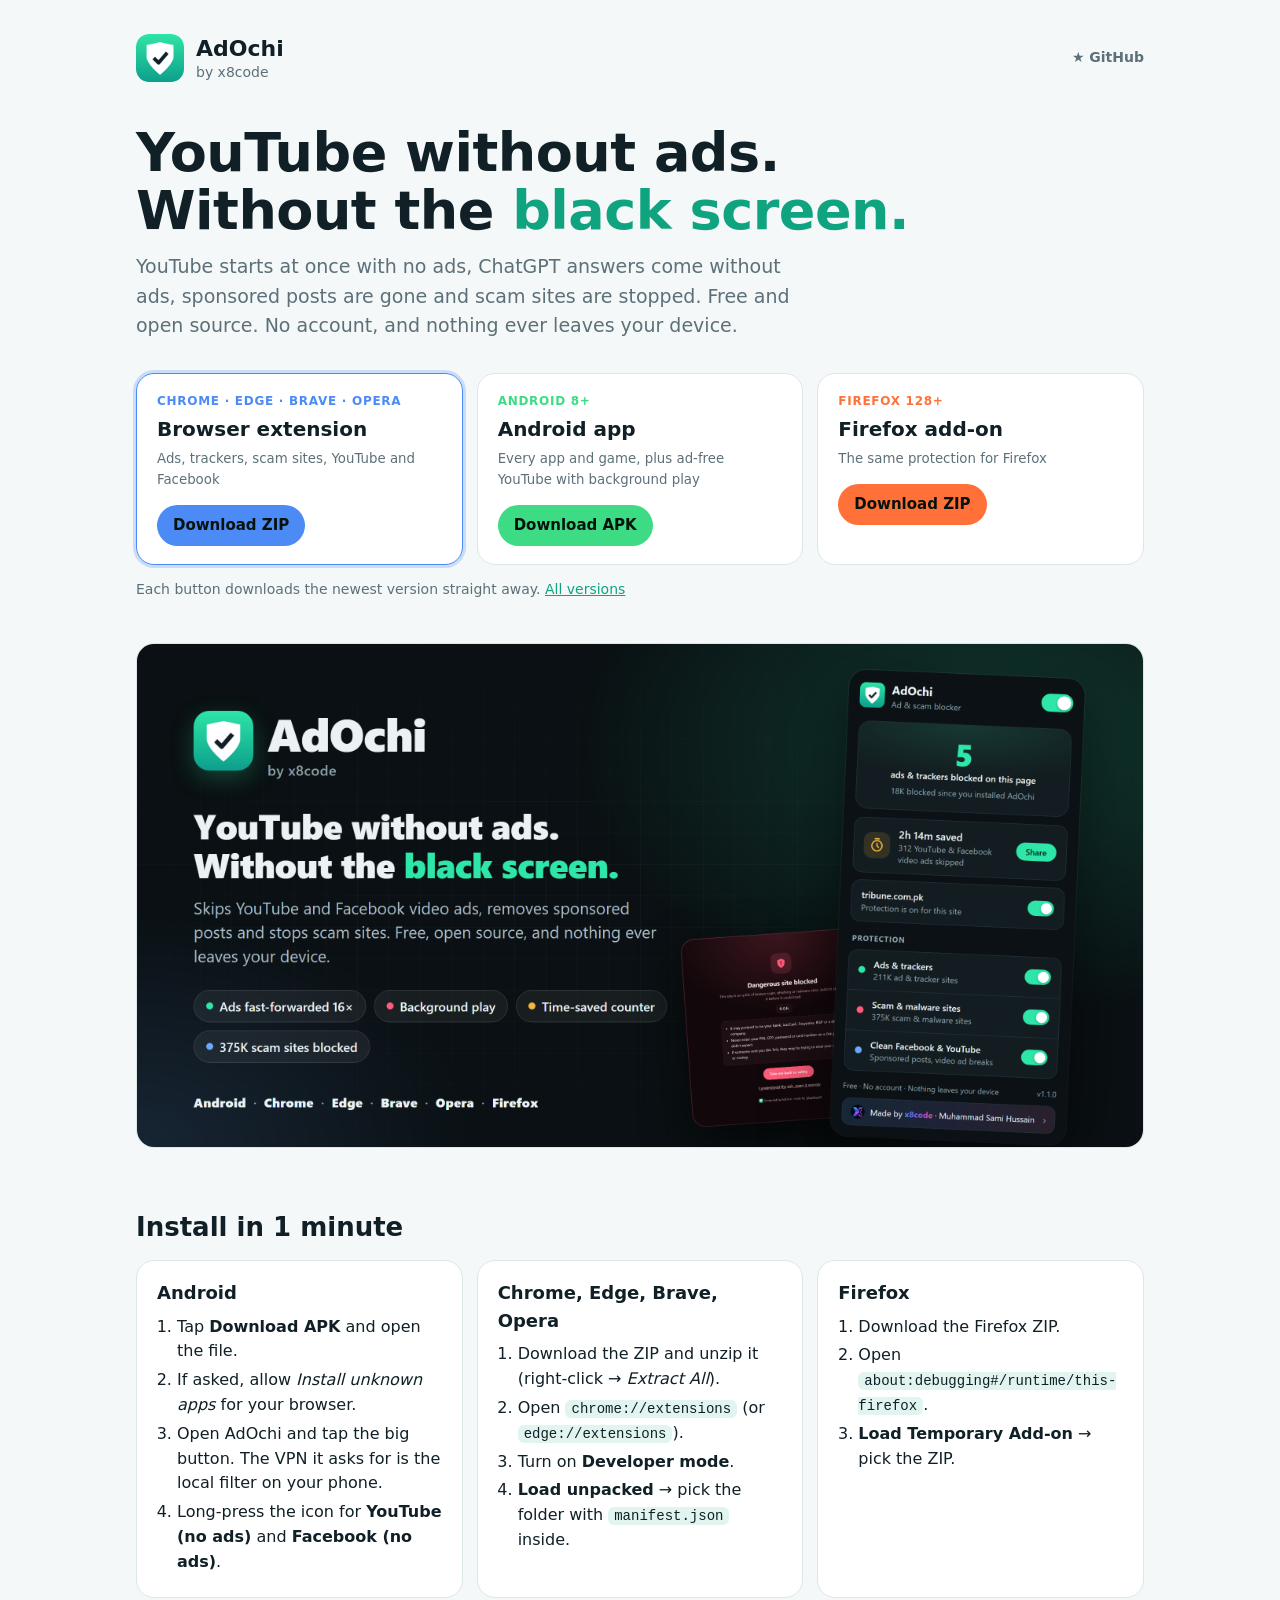
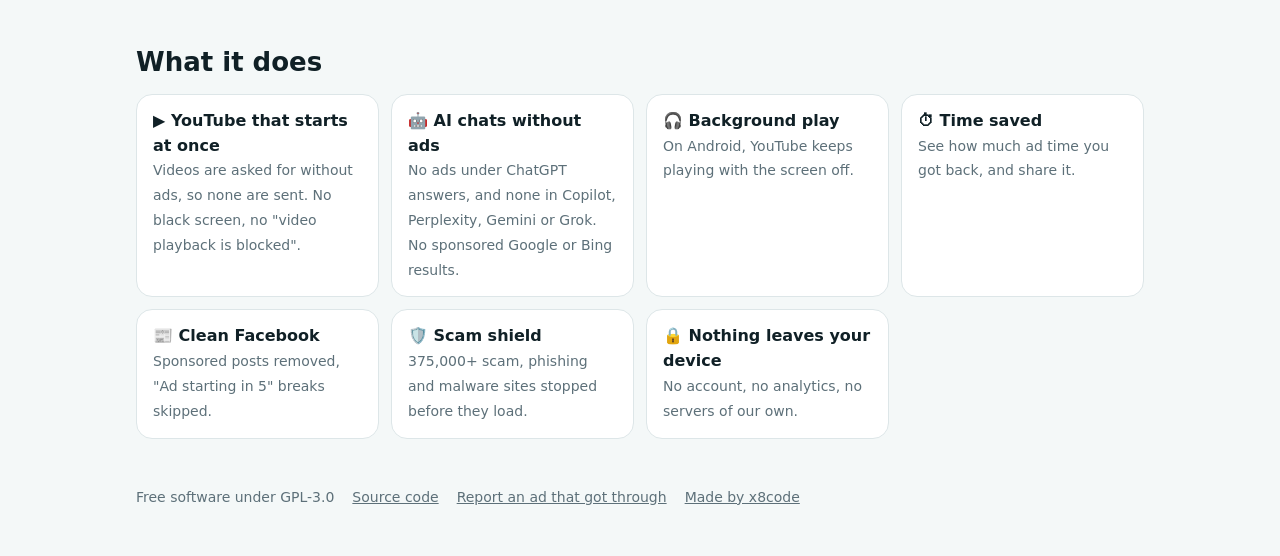
<file: docs/index.html>
<!doctype html>
<html lang="en">
<head>
  <meta charset="utf-8">
  <meta name="viewport" content="width=device-width, initial-scale=1">
  <title>AdOchi: free YouTube ad blocker without the black screen</title>
  <meta name="description" content="AdOchi plays YouTube without ads and without the black screen, removes ChatGPT ads and sponsored posts, and stops scam sites. Free for Android, Chrome, Edge, Brave, Opera and Firefox. Nothing leaves your device.">
  <meta property="og:title" content="AdOchi: YouTube without ads, without the black screen">
  <meta property="og:description" content="Free ad, tracker and scam blocker for Android and every major browser. No account, nothing leaves your device.">
  <meta property="og:image" content="https://sami-hussain-dev.github.io/AdOchi/assets/social-preview.png">
  <meta name="twitter:card" content="summary_large_image">
  <link rel="icon" href="assets/icon-128.png">
  <style>
    :root {
      --bg: #0a1013; --card: #121b1f; --line: #22303a; --text: #eaf2f4; --muted: #93a7b0;
      --brand: #2ee6a8; --android: #3ddc84; --chrome: #4c8bf5; --firefox: #ff7139;
    }
    @media (prefers-color-scheme: light) {
      :root { --bg: #f4f8f8; --card: #ffffff; --line: #dde6e8; --text: #102026; --muted: #5d7079; --brand: #0fa37f; }
    }
    * { box-sizing: border-box; }
    body {
      margin: 0; background: var(--bg); color: var(--text);
      font: 16px/1.55 "Segoe UI", system-ui, -apple-system, Roboto, sans-serif;
    }
    main { max-width: 1040px; margin: 0 auto; padding: 32px 16px 48px; }
    header { display: flex; align-items: center; gap: 12px; }
    header img { width: 48px; height: 48px; border-radius: 13px; }
    header b { font-size: 22px; }
    header span { color: var(--muted); font-size: 14px; display: block; margin-top: -4px; }
    header a { margin-left: auto; color: var(--muted); text-decoration: none; font-weight: 600; font-size: 14px; }
    h1 { font-size: clamp(32px, 6vw, 54px); line-height: 1.08; margin: 40px 0 12px; letter-spacing: -0.5px; }
    h1 em { font-style: normal; color: var(--brand); }
    .lead { font-size: 19px; color: var(--muted); max-width: 680px; margin: 0; }
    .downloads { display: grid; grid-template-columns: repeat(auto-fit, minmax(230px, 1fr)); gap: 14px; margin: 32px 0 10px; }
    .dl {
      display: flex; flex-direction: column; gap: 4px; padding: 18px 20px; border-radius: 18px;
      border: 1px solid var(--line); background: var(--card); color: var(--text); text-decoration: none;
      transition: transform .12s, border-color .12s;
    }
    .dl:hover { transform: translateY(-2px); border-color: var(--c); }
    .dl.best { border-color: var(--c); box-shadow: 0 0 0 3px color-mix(in srgb, var(--c) 25%, transparent); }
    .dl .tag { font-size: 12px; font-weight: 700; letter-spacing: .06em; text-transform: uppercase; color: var(--c); }
    .dl strong { font-size: 20px; }
    .dl small { color: var(--muted); }
    .dl .btn { margin-top: 10px; align-self: flex-start; padding: 9px 16px; border-radius: 999px; background: var(--c); color: #06130d; font-weight: 700; font-size: 15px; }
    .note { color: var(--muted); font-size: 14px; }
    .note a { color: var(--brand); }
    .banner { width: 100%; border-radius: 18px; margin: 28px 0 8px; border: 1px solid var(--line); }
    h2 { margin: 44px 0 12px; font-size: 26px; }
    .steps { display: grid; grid-template-columns: repeat(auto-fit, minmax(280px, 1fr)); gap: 14px; }
    .card { background: var(--card); border: 1px solid var(--line); border-radius: 18px; padding: 18px 20px; }
    .card h3 { margin: 0 0 8px; font-size: 18px; }
    .card ol { margin: 0; padding-left: 20px; }
    .card li { margin: 4px 0; }
    code { background: color-mix(in srgb, var(--brand) 12%, transparent); padding: 1px 6px; border-radius: 6px; font-size: 14px; }
    .features { display: grid; grid-template-columns: repeat(auto-fit, minmax(220px, 1fr)); gap: 12px; }
    .features div { background: var(--card); border: 1px solid var(--line); border-radius: 16px; padding: 14px 16px; }
    .features b { display: block; }
    .features span { color: var(--muted); font-size: 14px; }
    footer { margin-top: 48px; color: var(--muted); font-size: 14px; display: flex; flex-wrap: wrap; gap: 8px 18px; }
    footer a { color: var(--muted); }
  </style>
</head>
<body>
<main>
  <header>
    <img src="assets/icon-128.png" alt="AdOchi logo">
    <div><b>AdOchi</b><span>by x8code</span></div>
    <a href="https://github.com/sami-hussain-dev/AdOchi">★ GitHub</a>
  </header>

  <h1>YouTube without ads.<br>Without the <em>black screen.</em></h1>
  <p class="lead">YouTube starts at once with no ads, ChatGPT answers come without ads, sponsored posts are gone and scam sites are stopped. Free and open source. No account, and nothing ever leaves your device.</p>

  <div class="downloads">
    <a class="dl" id="dl-android" style="--c: var(--android)" href="https://github.com/sami-hussain-dev/AdOchi/releases/latest/download/AdOchi.apk">
      <span class="tag">Android 8+</span><strong>Android app</strong><small>Every app and game, plus ad-free YouTube with background play</small><span class="btn">Download APK</span>
    </a>
    <a class="dl" id="dl-chrome" style="--c: var(--chrome)" href="https://github.com/sami-hussain-dev/AdOchi/releases/latest/download/AdOchi-Extension-Chrome-Edge-Brave.zip">
      <span class="tag">Chrome · Edge · Brave · Opera</span><strong>Browser extension</strong><small>Ads, trackers, scam sites, YouTube and Facebook</small><span class="btn">Download ZIP</span>
    </a>
    <a class="dl" id="dl-firefox" style="--c: var(--firefox)" href="https://github.com/sami-hussain-dev/AdOchi/releases/latest/download/AdOchi-Extension-Firefox.zip">
      <span class="tag">Firefox 128+</span><strong>Firefox add-on</strong><small>The same protection for Firefox</small><span class="btn">Download ZIP</span>
    </a>
  </div>
  <p class="note">Each button downloads the newest version straight away. <a href="https://github.com/sami-hussain-dev/AdOchi/releases">All versions</a></p>

  <img class="banner" src="assets/banner.png" alt="AdOchi popup with 2h 14m of video ads saved, next to the scam warning page">

  <h2>Install in 1 minute</h2>
  <div class="steps">
    <div class="card" id="steps-android">
      <h3>Android</h3>
      <ol>
        <li>Tap <b>Download APK</b> and open the file.</li>
        <li>If asked, allow <i>Install unknown apps</i> for your browser.</li>
        <li>Open AdOchi and tap the big button. The VPN it asks for is the local filter on your phone.</li>
        <li>Long-press the icon for <b>YouTube (no ads)</b> and <b>Facebook (no ads)</b>.</li>
      </ol>
    </div>
    <div class="card" id="steps-chrome">
      <h3>Chrome, Edge, Brave, Opera</h3>
      <ol>
        <li>Download the ZIP and unzip it (right-click → <i>Extract All</i>).</li>
        <li>Open <code>chrome://extensions</code> (or <code>edge://extensions</code>).</li>
        <li>Turn on <b>Developer mode</b>.</li>
        <li><b>Load unpacked</b> → pick the folder with <code>manifest.json</code> inside.</li>
      </ol>
    </div>
    <div class="card" id="steps-firefox">
      <h3>Firefox</h3>
      <ol>
        <li>Download the Firefox ZIP.</li>
        <li>Open <code>about:debugging#/runtime/this-firefox</code>.</li>
        <li><b>Load Temporary Add-on</b> → pick the ZIP.</li>
      </ol>
    </div>
  </div>

  <h2>What it does</h2>
  <div class="features">
    <div><b>▶️ YouTube that starts at once</b><span>Videos are asked for without ads, so none are sent. No black screen, no "video playback is blocked".</span></div>
    <div><b>🤖 AI chats without ads</b><span>No ads under ChatGPT answers, and none in Copilot, Perplexity, Gemini or Grok. No sponsored Google or Bing results.</span></div>
    <div><b>🎧 Background play</b><span>On Android, YouTube keeps playing with the screen off.</span></div>
    <div><b>⏱ Time saved</b><span>See how much ad time you got back, and share it.</span></div>
    <div><b>📰 Clean Facebook</b><span>Sponsored posts removed, "Ad starting in 5" breaks skipped.</span></div>
    <div><b>🛡️ Scam shield</b><span>375,000+ scam, phishing and malware sites stopped before they load.</span></div>
    <div><b>🔒 Nothing leaves your device</b><span>No account, no analytics, no servers of our own.</span></div>
  </div>

  <footer>
    <span>Free software under GPL-3.0</span>
    <a href="https://github.com/sami-hussain-dev/AdOchi">Source code</a>
    <a href="https://github.com/sami-hussain-dev/AdOchi/issues">Report an ad that got through</a>
    <a href="https://x8code.com">Made by x8code</a>
  </footer>
</main>
<script>
  // Highlight the download that fits this device.
  (function () {
    var ua = navigator.userAgent;
    var id = /Android/i.test(ua) ? 'android' : /Firefox\//.test(ua) ? 'firefox' : /Chrome\/|Edg\//.test(ua) ? 'chrome' : null;
    if (!id) return;
    document.getElementById('dl-' + id).classList.add('best');
    var grid = document.querySelector('.downloads');
    grid.insertBefore(document.getElementById('dl-' + id), grid.firstChild);
  })();
</script>
</body>
</html>
</file>
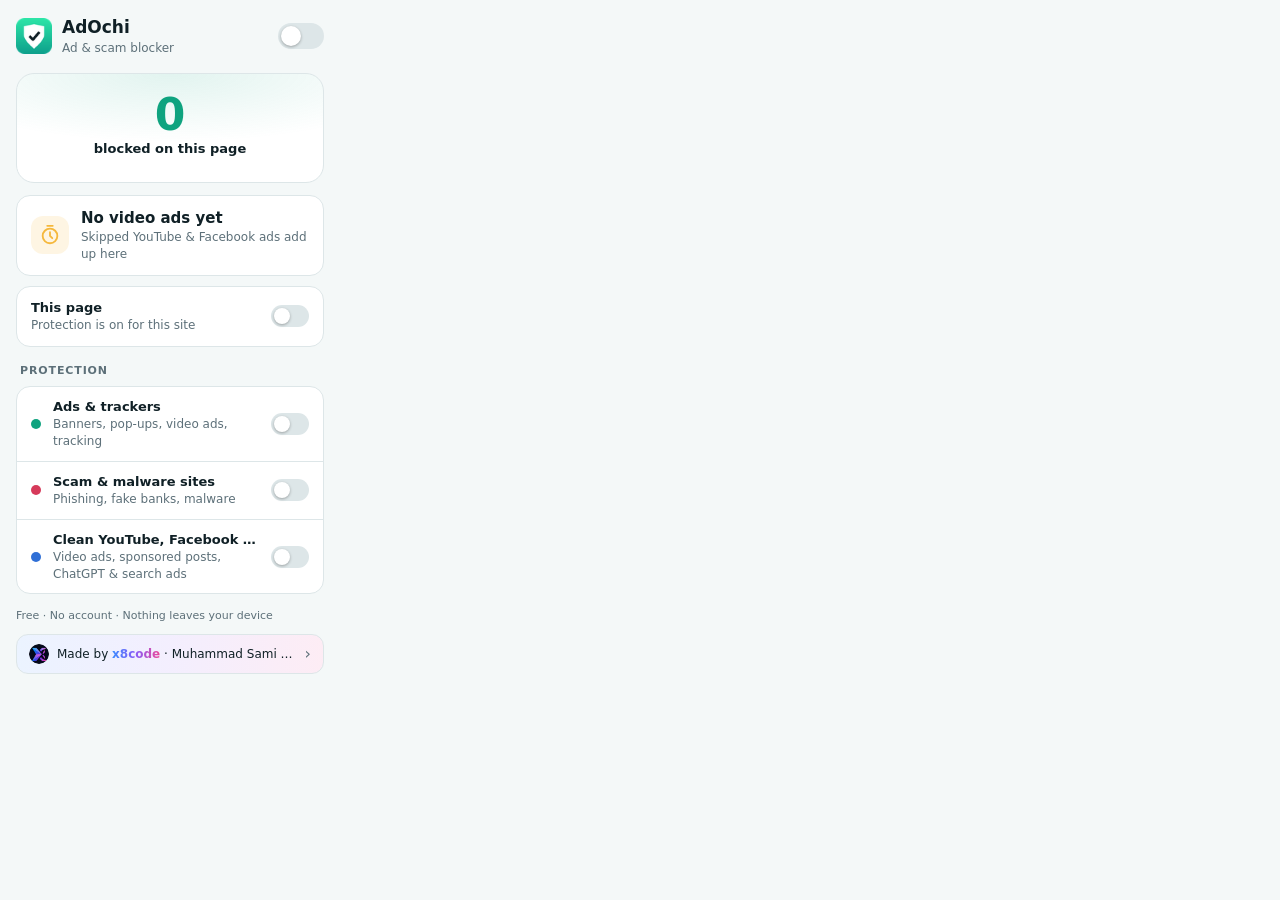
<file: extension/src/popup.html>
<!doctype html>
<html lang="en">
<head>
  <meta charset="utf-8">
  <meta name="viewport" content="width=device-width, initial-scale=1">
  <title>AdOchi</title>
  <link rel="stylesheet" href="popup.css">
</head>
<body>
  <header>
    <img src="icons/icon-48.png" alt="" class="logo">
    <div class="brand">
      <h1>AdOchi</h1>
      <p>Ad &amp; scam blocker</p>
    </div>
    <label class="switch big" title="Turn AdOchi on or off everywhere">
      <input type="checkbox" id="enabled">
      <span></span>
    </label>
  </header>

  <section class="hero" id="hero">
    <div class="count" id="page">0</div>
    <div class="caption" id="caption">blocked on this page</div>
    <div class="total" id="total"></div>
  </section>

  <section class="card saved" id="savedCard">
    <div class="clock" aria-hidden="true">
      <svg viewBox="0 0 24 24" width="22" height="22"><circle cx="12" cy="13" r="8" fill="none" stroke="currentColor" stroke-width="2"/><path d="M12 9v4l2.5 2.5M9 2h6" fill="none" stroke="currentColor" stroke-width="2" stroke-linecap="round"/></svg>
    </div>
    <div class="text">
      <div class="title" id="savedTime">No video ads yet</div>
      <div class="sub" id="savedSub">Skipped YouTube &amp; Facebook ads add up here</div>
    </div>
    <button type="button" class="share" id="share" hidden>Share</button>
  </section>
  <div class="share-menu" id="shareMenu" hidden>
    <a id="shareWa" target="_blank" rel="noopener">WhatsApp</a>
    <a id="shareX" target="_blank" rel="noopener">X</a>
    <a id="shareFb" target="_blank" rel="noopener">Facebook</a>
    <button type="button" id="shareCopy">Copy</button>
  </div>

  <section class="card notice" id="ytSafe" hidden>
    <div class="text">
      <div class="title">YouTube safe mode</div>
      <div class="sub" id="ytSafeSub">YouTube refused to play with ad skipping on, so its ads play normally for now.</div>
    </div>
    <button type="button" class="share" id="ytRetry">Skip again</button>
  </section>

  <section class="card site" id="siteCard">
    <div class="text">
      <div class="title" id="site">This page</div>
      <div class="sub" id="siteSub">Protection is on for this site</div>
    </div>
    <label class="switch">
      <input type="checkbox" id="siteOn">
      <span></span>
    </label>
  </section>

  <h2>Protection</h2>
  <section class="card list">
    <label class="row">
      <span class="dot ads"></span>
      <span class="text">
        <span class="title">Ads &amp; trackers</span>
        <span class="sub" id="adsSub">Banners, pop-ups, video ads, tracking</span>
      </span>
      <span class="switch"><input type="checkbox" id="ads"><span></span></span>
    </label>
    <label class="row">
      <span class="dot threats"></span>
      <span class="text">
        <span class="title">Scam &amp; malware sites</span>
        <span class="sub" id="threatsSub">Phishing, fake banks, malware</span>
      </span>
      <span class="switch"><input type="checkbox" id="threats"><span></span></span>
    </label>
    <label class="row">
      <span class="dot social"></span>
      <span class="text">
        <span class="title">Clean YouTube, Facebook &amp; AI chats</span>
        <span class="sub">Video ads, sponsored posts, ChatGPT &amp; search ads</span>
      </span>
      <span class="switch"><input type="checkbox" id="social"><span></span></span>
    </label>
  </section>

  <footer>
    <span>Free · No account · Nothing leaves your device</span>
    <span id="version"></span>
  </footer>
  <a class="credit" href="https://x8code.com/about" target="_blank" rel="noopener">
    <img src="icons/x8code-32.png" srcset="icons/x8code-64.png 2x" alt="">
    <span>Made by <b>x8code</b> · Muhammad Sami Hussain</span>
    <span class="arrow">›</span>
  </a>
  <script src="popup.js"></script>
</body>
</html>
</file>
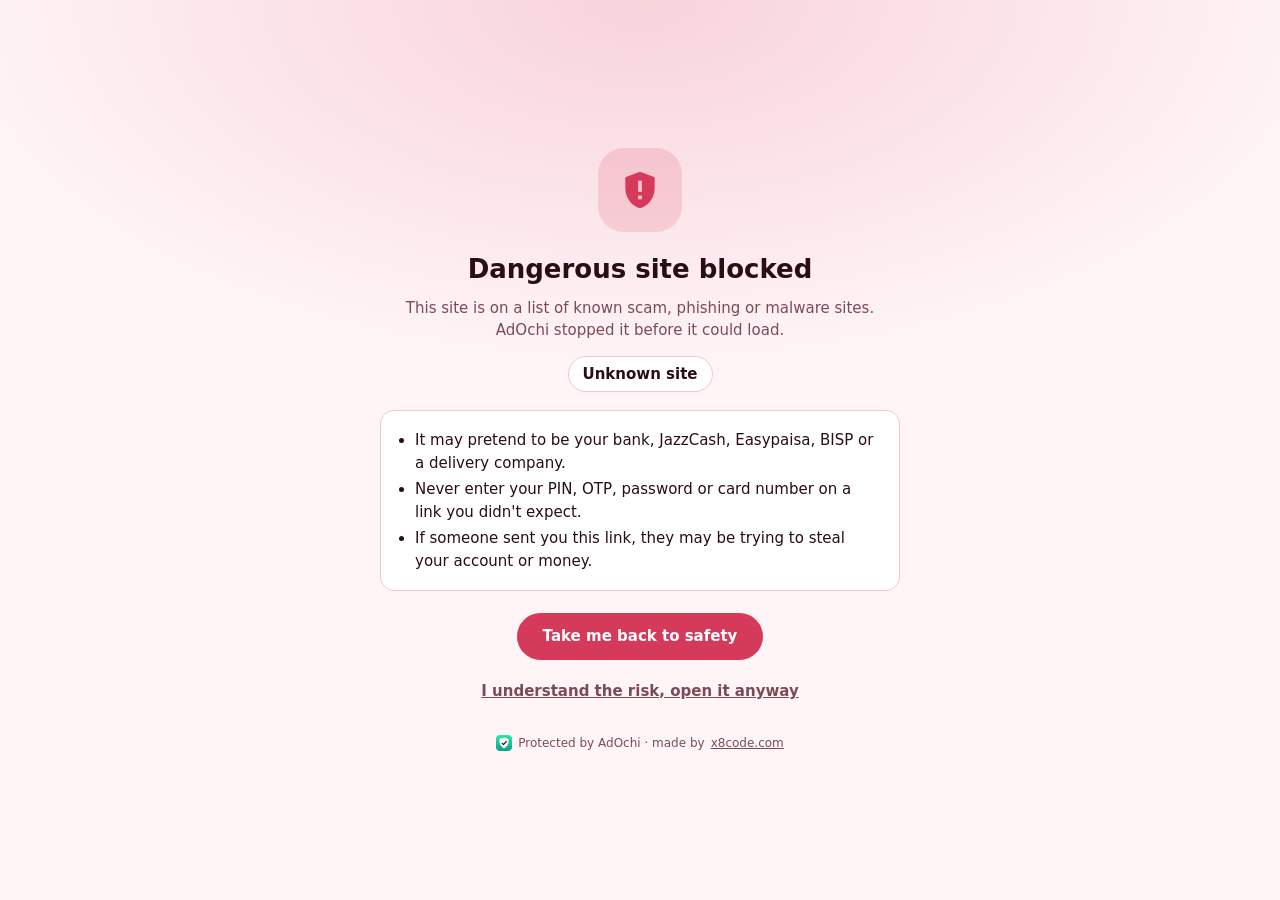
<file: extension/src/warning.html>
<!doctype html>
<html lang="en">
<head>
  <meta charset="utf-8">
  <meta name="viewport" content="width=device-width, initial-scale=1">
  <title>Dangerous site blocked – AdOchi</title>
  <link rel="icon" href="icons/icon-32.png">
  <style>
    :root {
      --bg: #12080b;
      --card: #1d0f14;
      --line: #4a1f2a;
      --text: #f6eaee;
      --muted: #c4a3ad;
      --danger: #ff5c7a;
    }
    @media (prefers-color-scheme: light) {
      :root { --bg: #fff5f7; --card: #ffffff; --line: #f3c5d0; --text: #2a0d15; --muted: #7a4b57; --danger: #d63a5a; }
    }
    * { box-sizing: border-box; }
    body {
      margin: 0;
      min-height: 100vh;
      display: grid;
      place-items: center;
      padding: 24px 16px;
      background: radial-gradient(80% 60% at 50% 0%, color-mix(in srgb, var(--danger) 18%, transparent), transparent 70%), var(--bg);
      color: var(--text);
      font: 15px/1.5 system-ui, -apple-system, "Segoe UI", Roboto, sans-serif;
    }
    main { width: 100%; max-width: 520px; text-align: center; }
    .badge {
      width: 84px;
      height: 84px;
      margin: 0 auto 18px;
      border-radius: 26px;
      display: grid;
      place-items: center;
      background: color-mix(in srgb, var(--danger) 16%, transparent);
      color: var(--danger);
    }
    h1 { margin: 0 0 8px; font-size: 26px; }
    p { margin: 0 0 14px; color: var(--muted); }
    .host {
      display: inline-block;
      max-width: 100%;
      padding: 6px 14px;
      margin-bottom: 18px;
      border-radius: 999px;
      border: 1px solid var(--line);
      background: var(--card);
      font-weight: 600;
      overflow-wrap: anywhere;
    }
    ul {
      text-align: left;
      margin: 0 0 22px;
      padding: 14px 18px 14px 34px;
      border: 1px solid var(--line);
      border-radius: 14px;
      background: var(--card);
    }
    li { margin: 4px 0; }
    button {
      font: inherit;
      font-weight: 600;
      border: 0;
      border-radius: 999px;
      padding: 12px 26px;
      cursor: pointer;
    }
    #back { background: var(--danger); color: #fff; }
    #proceed { display: block; margin: 14px auto 0; background: none; color: var(--muted); text-decoration: underline; padding: 6px; }
    .by { margin-top: 26px; font-size: 12px; color: var(--muted); display: flex; align-items: center; justify-content: center; gap: 6px; }
    .by img { width: 16px; height: 16px; }
    .by a { color: inherit; }
  </style>
</head>
<body>
  <main>
    <div class="badge" aria-hidden="true">
      <svg width="44" height="44" viewBox="0 0 24 24" fill="currentColor"><path d="M12 2 4 5v6c0 5 3.4 9.7 8 11 4.6-1.3 8-6 8-11V5l-8-3Zm-1 5h2v6h-2V7Zm0 8h2v2h-2v-2Z"/></svg>
    </div>
    <h1>Dangerous site blocked</h1>
    <p>This site is on a list of known scam, phishing or malware sites. AdOchi stopped it before it could load.</p>
    <div class="host" id="host"></div>
    <ul>
      <li>It may pretend to be your bank, JazzCash, Easypaisa, BISP or a delivery company.</li>
      <li>Never enter your PIN, OTP, password or card number on a link you didn't expect.</li>
      <li>If someone sent you this link, they may be trying to steal your account or money.</li>
    </ul>
    <button id="back" type="button">Take me back to safety</button>
    <button id="proceed" type="button">I understand the risk, open it anyway</button>
    <div class="by"><img src="icons/icon-16.png" alt="">Protected by AdOchi · made by <a href="https://x8code.com" target="_blank" rel="noopener">x8code.com</a></div>
  </main>
  <script src="warning.js"></script>
</body>
</html>
</file>
<file: extension/src/popup.css>
:root {
  --bg: #0b1114;
  --card: #131c20;
  --line: #22303a;
  --text: #eaf2f4;
  --muted: #8fa3ac;
  --brand: #2ee6a8;
  --brand-dim: rgba(46, 230, 168, 0.14);
  --danger: #ff5c7a;
  --info: #6aa8ff;
  --off: #55626a;
}

@media (prefers-color-scheme: light) {
  :root {
    --bg: #f4f8f8;
    --card: #ffffff;
    --line: #dde6e8;
    --text: #102026;
    --muted: #5d7079;
    --brand: #0fa37f;
    --brand-dim: rgba(15, 163, 127, 0.12);
    --danger: #d63a5a;
    --info: #2f6fd6;
    --off: #a4b0b5;
  }
}

* { box-sizing: border-box; }

body {
  width: 340px;
  margin: 0;
  padding: 16px;
  background: var(--bg);
  color: var(--text);
  font: 13px/1.4 system-ui, -apple-system, "Segoe UI", Roboto, sans-serif;
}

header {
  display: flex;
  align-items: center;
  gap: 10px;
}

.logo { width: 36px; height: 36px; }
.brand { flex: 1; min-width: 0; }
h1 { margin: 0; font-size: 17px; font-weight: 700; }
.brand p { margin: 0; color: var(--muted); font-size: 12px; }

.hero {
  margin: 16px 0 12px;
  padding: 18px 16px;
  border-radius: 18px;
  text-align: center;
  background:
    radial-gradient(120% 90% at 50% 0%, var(--brand-dim), transparent 70%),
    var(--card);
  border: 1px solid var(--line);
}
.count {
  font-size: 44px;
  font-weight: 800;
  line-height: 1.05;
  color: var(--brand);
  font-variant-numeric: tabular-nums;
}
.caption { margin-top: 2px; font-weight: 600; }
.total { margin-top: 6px; color: var(--muted); font-size: 12px; }
.hero.off { background: var(--card); }
.hero.off .count { color: var(--off); font-size: 26px; padding: 8px 0 2px; }

.saved {
  display: flex;
  align-items: center;
  gap: 12px;
  padding: 12px 14px;
  margin-bottom: 10px;
}
.saved .clock {
  display: grid;
  place-items: center;
  width: 38px;
  height: 38px;
  border-radius: 12px;
  color: #f5b83d;
  background: rgba(245, 184, 61, 0.14);
  flex: none;
}
.saved .title { font-size: 15px; }
.share {
  border: 0;
  border-radius: 999px;
  padding: 7px 14px;
  font-weight: 600;
  font-size: 12px;
  line-height: 1;
  font-family: inherit;
  color: #06231a;
  background: var(--brand);
  cursor: pointer;
}
.share:hover { filter: brightness(1.08); }
.share-menu {
  display: grid;
  grid-template-columns: repeat(4, 1fr);
  gap: 6px;
  margin: -4px 0 10px;
}
.share-menu[hidden] { display: none; }
.share-menu a, .share-menu button {
  padding: 8px 4px;
  border-radius: 10px;
  border: 1px solid var(--line);
  background: var(--card);
  color: var(--text);
  font-weight: 600;
  font-size: 12px;
  line-height: 1.2;
  font-family: inherit;
  text-align: center;
  text-decoration: none;
  cursor: pointer;
}
.share-menu a:hover, .share-menu button:hover { border-color: var(--brand); }

.card {
  background: var(--card);
  border: 1px solid var(--line);
  border-radius: 14px;
}

.site {
  display: flex;
  align-items: center;
  gap: 12px;
  padding: 12px 14px;
}
.site.paused { border-color: color-mix(in srgb, var(--danger) 45%, var(--line)); }
.site.na { opacity: 0.6; }

.text { flex: 1; min-width: 0; display: flex; flex-direction: column; }
.title {
  font-weight: 600;
  white-space: nowrap;
  overflow: hidden;
  text-overflow: ellipsis;
}
.sub { color: var(--muted); font-size: 12px; }

h2 {
  margin: 16px 4px 8px;
  font-size: 11px;
  font-weight: 700;
  letter-spacing: 0.08em;
  text-transform: uppercase;
  color: var(--muted);
}

.list .row {
  display: flex;
  align-items: center;
  gap: 12px;
  padding: 11px 14px;
  cursor: pointer;
}
.list .row + .row { border-top: 1px solid var(--line); }

.dot {
  width: 10px;
  height: 10px;
  border-radius: 50%;
  flex: none;
}
.dot.ads { background: var(--brand); }
.dot.threats { background: var(--danger); }
.dot.social { background: var(--info); }

/* Toggle switch */
.switch { position: relative; display: inline-block; width: 38px; height: 22px; flex: none; cursor: pointer; }
.switch.big { width: 46px; height: 26px; }
.switch input { position: absolute; opacity: 0; width: 0; height: 0; }
.switch > span {
  position: absolute;
  inset: 0;
  border-radius: 999px;
  background: var(--line);
  transition: background 0.18s;
}
.switch > span::after {
  content: "";
  position: absolute;
  top: 3px;
  left: 3px;
  width: 16px;
  height: 16px;
  border-radius: 50%;
  background: #fff;
  box-shadow: 0 1px 3px rgba(0, 0, 0, 0.3);
  transition: transform 0.18s;
}
.switch.big > span::after { width: 20px; height: 20px; }
.switch input:checked + span { background: var(--brand); }
.switch input:checked + span::after { transform: translateX(16px); }
.switch.big input:checked + span::after { transform: translateX(20px); }
.switch input:focus-visible + span { outline: 2px solid var(--brand); outline-offset: 2px; }
.switch input:disabled + span { opacity: 0.45; cursor: default; }

body.off .list, body.off .site { opacity: 0.5; pointer-events: none; }

.credit {
  display: flex;
  align-items: center;
  gap: 8px;
  margin-top: 10px;
  padding: 8px 12px;
  border-radius: 12px;
  border: 1px solid var(--line);
  background:
    linear-gradient(90deg, rgba(59, 139, 255, 0.10), rgba(139, 92, 246, 0.10), rgba(236, 72, 153, 0.10)),
    var(--card);
  color: var(--text);
  font-size: 12px;
  text-decoration: none;
}
.credit:hover { border-color: #8b5cf6; }
.credit img { width: 20px; height: 20px; border-radius: 50%; }
.credit span:nth-child(2) { flex: 1; min-width: 0; white-space: nowrap; overflow: hidden; text-overflow: ellipsis; }
.credit b {
  background: linear-gradient(90deg, #3b8bff, #8b5cf6, #ec4899);
  -webkit-background-clip: text;
  background-clip: text;
  color: transparent;
}
.credit .arrow { color: var(--muted); font-size: 16px; }

footer {
  display: flex;
  justify-content: space-between;
  gap: 8px;
  margin-top: 14px;
  color: var(--muted);
  font-size: 11px;
}

/* YouTube safe mode notice */
.card.notice { border-color: color-mix(in srgb, #f5b83d 55%, transparent); background: color-mix(in srgb, #f5b83d 10%, var(--card, transparent)); }
.card.notice .title { color: #c98a0b; }
</file>
